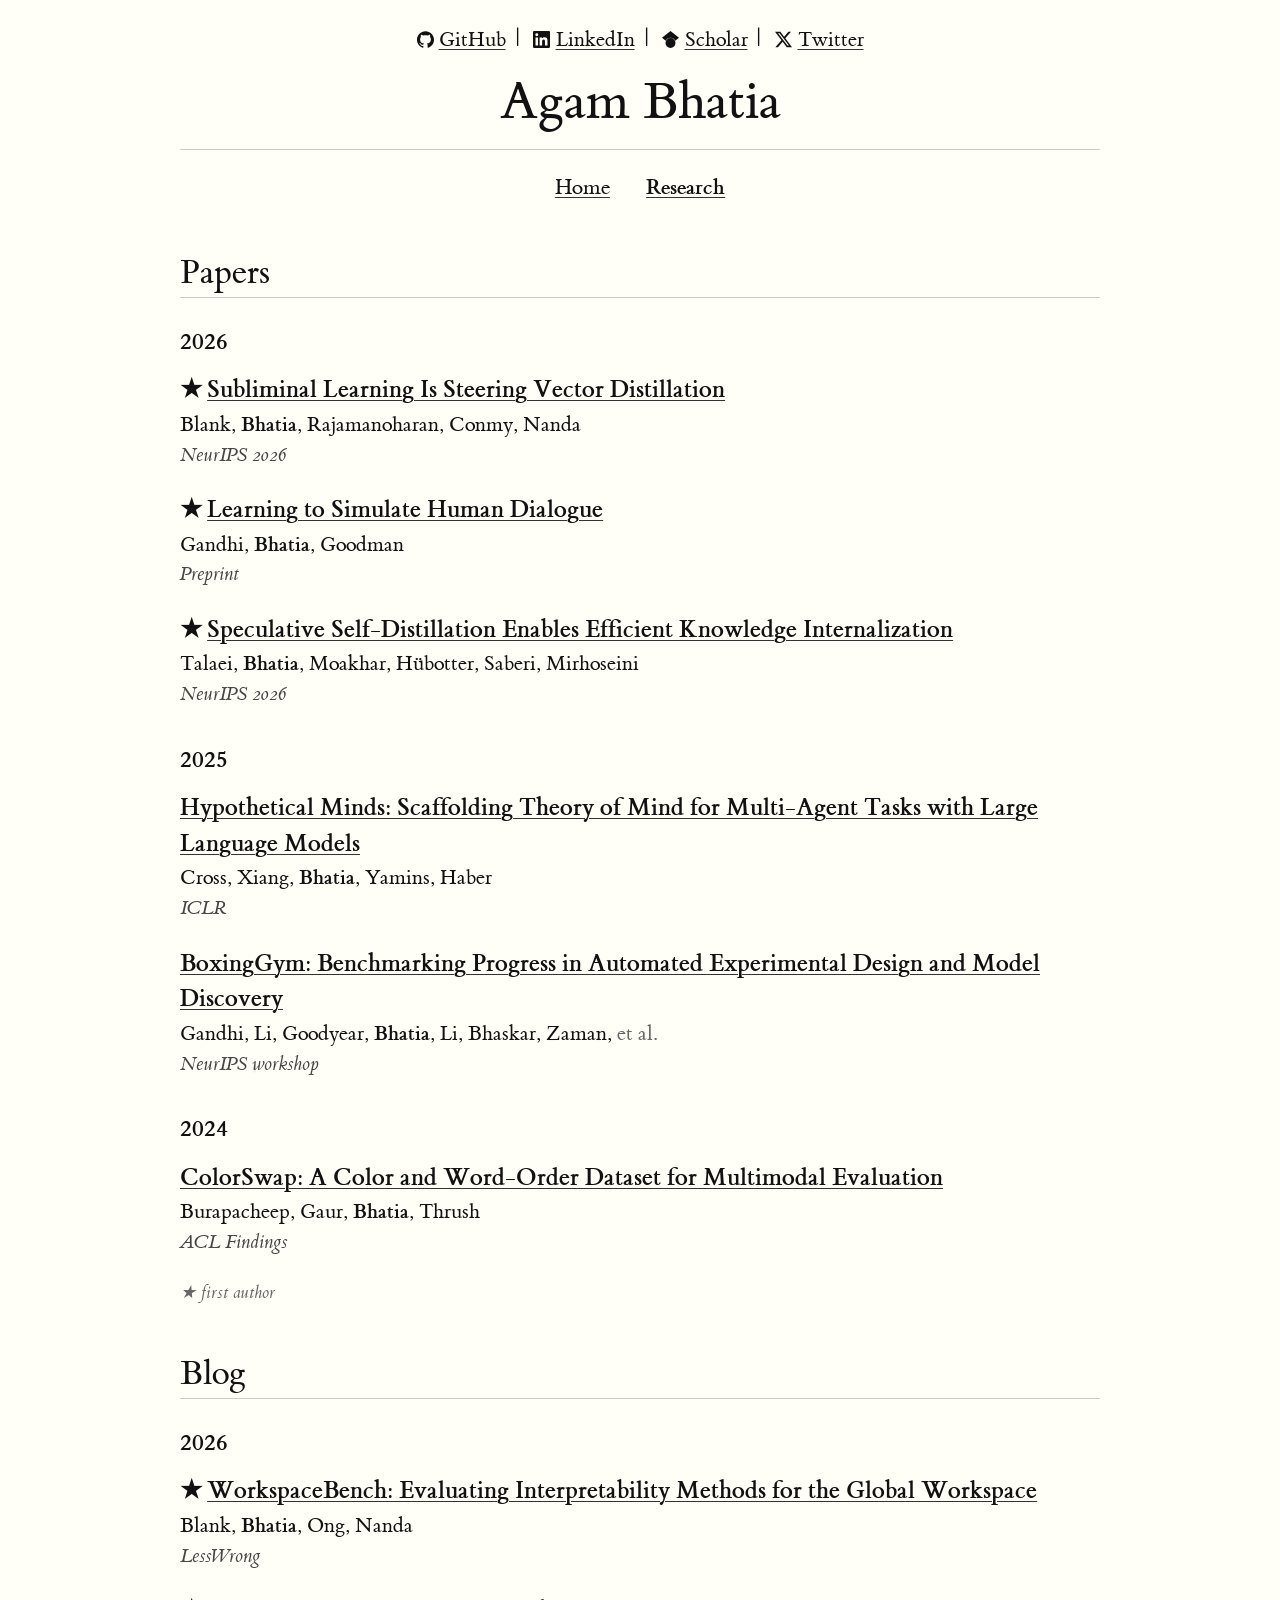
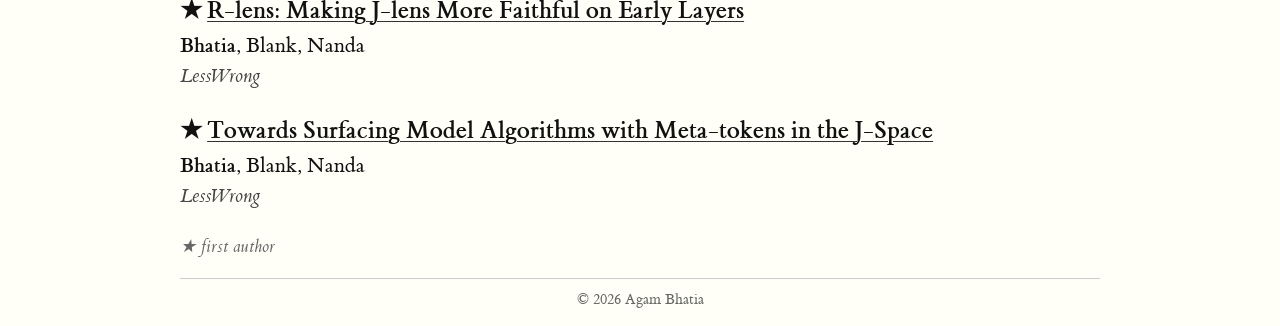
<file: research.html>
<!DOCTYPE html>
<html lang="en">
<head>
  <meta charset="UTF-8">
  <meta name="viewport" content="width=device-width, initial-scale=1.0">
  <title>Research — Agam Bhatia</title>
  <meta name="description" content="Research and writing by Agam Bhatia — interpretability, learning dynamics, in-context learning. Papers and LessWrong posts.">
  <meta property="og:title" content="Research — Agam Bhatia">
  <meta property="og:description" content="Interpretability, learning dynamics, and in-context learning. Papers and blog posts.">
  <meta property="og:type" content="website">

  <link rel="stylesheet" href="assets/css/moss.css?v=17">
  <link rel="icon" href="assets/img/favicon.ico">
</head>
<body>

  <div class="top-links">
    <a href="https://github.com/agu18dec" target="_blank" rel="noopener" class="b-github"><svg width="15" height="15" viewBox="0 0 24 24" aria-hidden="true"><path d="M12 .297c-6.63 0-12 5.373-12 12 0 5.303 3.438 9.8 8.205 11.385.6.113.82-.258.82-.577 0-.285-.01-1.04-.015-2.04-3.338.724-4.042-1.61-4.042-1.61C4.422 18.07 3.633 17.7 3.633 17.7c-1.087-.744.084-.729.084-.729 1.205.084 1.838 1.236 1.838 1.236 1.07 1.835 2.809 1.305 3.495.998.108-.776.417-1.305.76-1.605-2.665-.3-5.466-1.332-5.466-5.93 0-1.31.465-2.38 1.235-3.22-.135-.303-.54-1.523.105-3.176 0 0 1.005-.322 3.3 1.23.96-.267 1.98-.399 3-.405 1.02.006 2.04.138 3 .405 2.28-1.552 3.285-1.23 3.285-1.23.645 1.653.24 2.873.12 3.176.765.84 1.23 1.91 1.23 3.22 0 4.61-2.805 5.625-5.475 5.92.42.36.81 1.096.81 2.22 0 1.606-.015 2.896-.015 3.286 0 .315.21.69.825.57C20.565 22.092 24 17.592 24 12.297c0-6.627-5.373-12-12-12"/></svg>GitHub</a><span class="sep">|</span>
    <a href="https://www.linkedin.com/in/agam-mohan-singh-bhatia-8447911a4" target="_blank" rel="noopener" class="b-linkedin"><svg width="15" height="15" viewBox="0 0 24 24" aria-hidden="true"><path d="M20.447 20.452h-3.554v-5.569c0-1.328-.027-3.037-1.852-3.037-1.853 0-2.136 1.445-2.136 2.939v5.667H9.351V9h3.414v1.561h.046c.477-.9 1.637-1.85 3.37-1.85 3.601 0 4.267 2.37 4.267 5.455v6.286zM5.337 7.433a2.062 2.062 0 01-2.063-2.065 2.064 2.064 0 112.063 2.065zm1.782 13.019H3.555V9h3.564v11.452zM22.225 0H1.771C.792 0 0 .774 0 1.729v20.542C0 23.227.792 24 1.771 24h20.454C23.2 24 24 23.227 24 22.271V1.729C24 .774 23.2 0 22.225 0z"/></svg>LinkedIn</a><span class="sep">|</span>
    <a href="https://scholar.google.com/citations?user=s1wB0lAAAAAJ" target="_blank" rel="noopener" class="b-scholar"><svg width="15" height="15" viewBox="0 0 24 24" aria-hidden="true"><path d="M5.242 13.769L0 9.5 12 0l12 9.5-5.242 4.269C17.548 11.249 14.978 9.5 12 9.5c-2.977 0-5.548 1.748-6.758 4.269zM12 10a7 7 0 100 14 7 7 0 000-14z"/></svg>Scholar</a><span class="sep">|</span>
    <a href="https://x.com/chewing_a_gum" target="_blank" rel="noopener" class="b-x"><svg width="15" height="15" viewBox="0 0 24 24" aria-hidden="true"><path d="M18.901 1.153h3.68l-8.04 9.19L24 22.846h-7.406l-5.8-7.584-6.638 7.584H.474l8.6-9.83L0 1.154h7.594l5.243 6.932ZM17.61 20.644h2.039L6.486 3.24H4.298Z"/></svg>Twitter</a>
  </div>

  <h1 class="site-title">Agam Bhatia</h1>
  <hr class="title-rule">

  <nav class="site-nav" aria-label="Primary">
    <a href="index.html">Home</a>
    <a href="research.html" class="active">Research</a>
  </nav>

  <main class="content">

    <h2 class="section-head" id="papers">Papers</h2>
    <hr class="section-rule">
    <h3 class="year-head">2026</h3>
    <ul class="pubs">
      <li>
        <div class="pub-title"><span class="star" title="First author">&#9733;</span><a href="https://arxiv.org/abs/2606.00995" target="_blank" rel="noopener">Subliminal Learning Is Steering Vector Distillation</a></div>
        <div class="pub-authors">Blank, <span class="me">Bhatia</span>, Rajamanoharan, Conmy, Nanda</div>
        <div class="pub-venue">NeurIPS 2026</div>
      </li>
      <li>
        <div class="pub-title"><span class="star" title="First author">&#9733;</span><a href="https://arxiv.org/abs/2601.04436" target="_blank" rel="noopener">Learning to Simulate Human Dialogue</a></div>
        <div class="pub-authors">Gandhi, <span class="me">Bhatia</span>, Goodman</div>
        <div class="pub-venue">Preprint</div>
      </li>
      <li>
        <div class="pub-title"><span class="star" title="First author">&#9733;</span><a href="https://openreview.net/pdf?id=HczpgMR6S3" target="_blank" rel="noopener">Speculative Self-Distillation Enables Efficient Knowledge Internalization</a></div>
        <div class="pub-authors">Talaei, <span class="me">Bhatia</span>, Moakhar, H&uuml;botter, Saberi, Mirhoseini</div>
        <div class="pub-venue">NeurIPS 2026</div>
      </li>
    </ul>

    <h3 class="year-head">2025</h3>
    <ul class="pubs">
      <li>
        <div class="pub-title"><a href="https://arxiv.org/abs/2407.07086" target="_blank" rel="noopener">Hypothetical Minds: Scaffolding Theory of Mind for Multi-Agent Tasks with Large Language Models</a></div>
        <div class="pub-authors">Cross, Xiang, <span class="me">Bhatia</span>, Yamins, Haber</div>
        <div class="pub-venue">ICLR</div>
      </li>
      <li>
        <div class="pub-title"><a href="https://arxiv.org/abs/2501.01540" target="_blank" rel="noopener">BoxingGym: Benchmarking Progress in Automated Experimental Design and Model Discovery</a></div>
        <div class="pub-authors">Gandhi, Li, Goodyear, <span class="me">Bhatia</span>, Li, Bhaskar, Zaman, <em>et al.</em></div>
        <div class="pub-venue">NeurIPS workshop</div>
      </li>
    </ul>

    <h3 class="year-head">2024</h3>
    <ul class="pubs">
      <li>
        <div class="pub-title"><a href="https://arxiv.org/abs/2402.04492" target="_blank" rel="noopener">ColorSwap: A Color and Word-Order Dataset for Multimodal Evaluation</a></div>
        <div class="pub-authors">Burapacheep, Gaur, <span class="me">Bhatia</span>, Thrush</div>
        <div class="pub-venue">ACL Findings</div>
      </li>
    </ul>
    <div class="pub-legend"><span class="star">&#9733;</span>first author</div>

    <h2 class="section-head" id="blog">Blog</h2>
    <hr class="section-rule">
    <h3 class="year-head">2026</h3>
    <ul class="pubs">
      <li>
        <div class="pub-title"><span class="star" title="First author">&#9733;</span><a href="https://www.lesswrong.com/posts/Zeg2JztbdhguL48uH/workspacebench-evaluating-interpretability-methods-for-the" target="_blank" rel="noopener">WorkspaceBench: Evaluating Interpretability Methods for the Global Workspace</a></div>
        <div class="pub-authors">Blank, <span class="me">Bhatia</span>, Ong, Nanda</div>
        <div class="pub-venue">LessWrong</div>
      </li>
      <li>
        <div class="pub-title"><span class="star" title="First author">&#9733;</span><a href="https://www.lesswrong.com/posts/nv8oedrnLXKRzNEL9/r-lens-making-j-lens-more-faithful-on-early-layers" target="_blank" rel="noopener">R-lens: Making J-lens More Faithful on Early Layers</a></div>
        <div class="pub-authors"><span class="me">Bhatia</span>, Blank, Nanda</div>
        <div class="pub-venue">LessWrong</div>
      </li>
      <li>
        <div class="pub-title"><span class="star" title="First author">&#9733;</span><a href="https://www.lesswrong.com/posts/6ek6n7yZ5DzfarJHy/towards-surfacing-model-algorithms-with-meta-tokens-in-the-j" target="_blank" rel="noopener">Towards Surfacing Model Algorithms with Meta-tokens in the J-Space</a></div>
        <div class="pub-authors"><span class="me">Bhatia</span>, Blank, Nanda</div>
        <div class="pub-venue">LessWrong</div>
      </li>
    </ul>
    <div class="pub-legend"><span class="star">&#9733;</span>first author</div>

  </main>

  <footer class="page-foot">&copy; 2026 Agam Bhatia</footer>

</body>
</html>
</file>
<file: assets/css/moss.css>
/* Agam Bhatia — personal site, in the manner of robert-moss.com:
   Tufte/LaTeX chassis. ET Book on #fffff8, one centered column,
   justified prose with LaTeX paragraph indents, hairline rules.
   Light only — no theme machinery, no ambient canvas. */

@font-face {
  font-family: 'et-book';
  src: url('../fonts/et-book/et-book-roman.woff') format('woff');
  font-weight: normal; font-style: normal; font-display: swap;
}
@font-face {
  font-family: 'et-book';
  src: url('../fonts/et-book/et-book-italic.woff') format('woff');
  font-weight: normal; font-style: italic; font-display: swap;
}
@font-face {
  font-family: 'et-book';
  src: url('../fonts/et-book/et-book-bold.woff') format('woff');
  font-weight: bold; font-style: normal; font-display: swap;
}

* { margin: 0; padding: 0; box-sizing: border-box; }

html { font-size: 17px; }
body {
  font-family: et-book, Palatino, 'Palatino Linotype', 'Book Antiqua', Georgia, serif;
  background-color: #fffff8;
  color: #111;
  line-height: 1.45;
}
::selection { background: #b4d5fe; }

a { color: inherit; text-decoration: underline; text-decoration-color: #333; text-decoration-thickness: 1px; text-underline-offset: 2.5px; }
a:hover { text-decoration-thickness: 1.5px; }
a:focus-visible { outline: 1.5px solid #111; outline-offset: 2px; }

/* ── Masthead: links row, centered name, rule, nav ─────────────────── */
.top-links { text-align: center; margin: 25px 0 20px; font-size: 1.22rem; }
.top-links .sep { margin: 0 .35rem; color: #111; }
.top-links a { white-space: nowrap; transition: color .15s ease; }
.top-links a svg { width: 17px; height: 17px; vertical-align: -2px; margin-right: .3rem; fill: currentColor; transition: fill .15s ease; }
.top-links a:hover { color: var(--brand, #111); text-decoration-color: var(--brand, #333); }
.b-github { --brand: #24292e; }
.b-scholar { --brand: #4285f4; }
.b-linkedin { --brand: #0a66c2; }
.b-x { --brand: #000; }

h1.site-title {
  text-align: center; font-weight: 400; font-size: 3.2rem; line-height: 1;
  margin: 20px auto;
}
hr.title-rule, hr.section-rule {
  border: none; border-top: 1px solid #ccc;
  width: min(920px, 93%); margin: 0 auto;
}

nav.site-nav { text-align: center; margin: 22px 0 34px; }
nav.site-nav a { display: inline-block; margin: 0 .95rem; font-size: 1.28rem; }
nav.site-nav a.active { font-weight: bold; }

/* ── Content column ────────────────────────────────────────────────── */
.content {
  width: min(920px, 93%);
  margin: 0 auto;
  padding-bottom: .4rem;
}

/* LaTeX-style prose: justified, indent instead of paragraph gaps */
.bio p {
  font-size: 1.55rem; line-height: 1.5;
  text-align: justify; hyphens: auto; -webkit-hyphens: auto;
}
.bio p + p, .bio ul + p { text-indent: 2em; }
.bio p + p { clear: left; }
.bio ul { margin: .3rem 0 .9rem 2em; font-size: 1.55rem; line-height: 1.5; clear: left; }
.bio ul li { margin-bottom: .45rem; text-align: justify; hyphens: auto; -webkit-hyphens: auto; }
.bio ul li::marker { content: '\2013\2002'; }

.bio-photo { float: left; width: 172px; margin: .35rem 1.5rem .4rem 0; border-radius: 6px; }
@media (max-width: 620px) { .bio-photo { float: none; display: block; width: 72%; margin: 0 auto 1rem; } }

/* inline org marks and their hover identity cards */
.org { position: relative; }
.org-logo { width: 17px; height: 17px; border-radius: 3px; vertical-align: -2.5px; margin-right: .25rem; display: inline-block; }
.org-logo-lg { width: 24px; height: 24px; vertical-align: -6px; }
.org-card {
  position: absolute; left: 50%; bottom: calc(100% + 8px);
  transform: translateX(-50%) translateY(4px);
  display: flex; align-items: center; gap: .55rem; padding: .5rem .8rem;
  background: #fffff8; border: 1px solid #ccc; border-radius: 4px;
  box-shadow: 0 2px 10px rgba(17, 17, 17, .08);
  white-space: nowrap; text-indent: 0; text-align: left;
  opacity: 0; pointer-events: none; z-index: 30;
  transition: opacity .15s ease, transform .15s ease;
}
.org:hover .org-card, .org:focus-visible .org-card { opacity: 1; transform: translateX(-50%) translateY(0); }
.org-card img { width: 21px; height: 21px; border-radius: 4px; display: block; }
.org-card b { display: block; font-size: .95rem; line-height: 1.25; }
.org-card i { display: block; font-size: .8rem; color: #666; }
@media (hover: none) { .org-card { display: none; } }

/* ── Section heads (research page) ─────────────────────────────────── */
h2.section-head {
  font-weight: 400; font-size: 2.05rem; line-height: 1;
  margin: 3rem 0 .35rem;
}
h2.section-head + hr.section-rule { width: 100%; margin: 0 0 1.6rem; }

h3.year-head { font-weight: bold; font-size: 1.4rem; margin: 1.5rem 0 .75rem; }
ul.pubs + h3.year-head { margin-top: 2rem; }

/* publication / post entries, LaTeX-list style */
ul.pubs { list-style: none; }
ul.pubs li { margin-bottom: 1.35rem; }
.pub-title { font-size: 1.45rem; font-weight: bold; }
.pub-authors { font-size: 1.22rem; margin-top: .1rem; }
.pub-authors .me { font-weight: bold; }
.pub-authors em { font-style: normal; color: #666; }
.pub-venue { font-size: 1.16rem; font-style: italic; color: #444; margin-top: .05rem; }
.star { margin-right: .3rem; }
.pub-legend { font-size: 1.05rem; font-style: italic; color: #666; margin: 1.4rem 0 .4rem; }
.pub-more { font-size: 1.06rem; }

/* ── Footer ────────────────────────────────────────────────────────── */
.page-foot {
  width: min(920px, 93%); margin: .3rem auto 0; padding: .55rem 0 .9rem;
  border-top: 1px solid #ccc;
  text-align: center; font-size: .9rem; color: #666;
}

@media (max-width: 500px) {
  h1.site-title { font-size: 2.3rem; }
  nav.site-nav a { font-size: 1.05rem; margin: 0 .55rem; }
  .top-links { font-size: .9rem; }
  .bio p, .bio ul { font-size: 1.2rem; }
}
</file>
